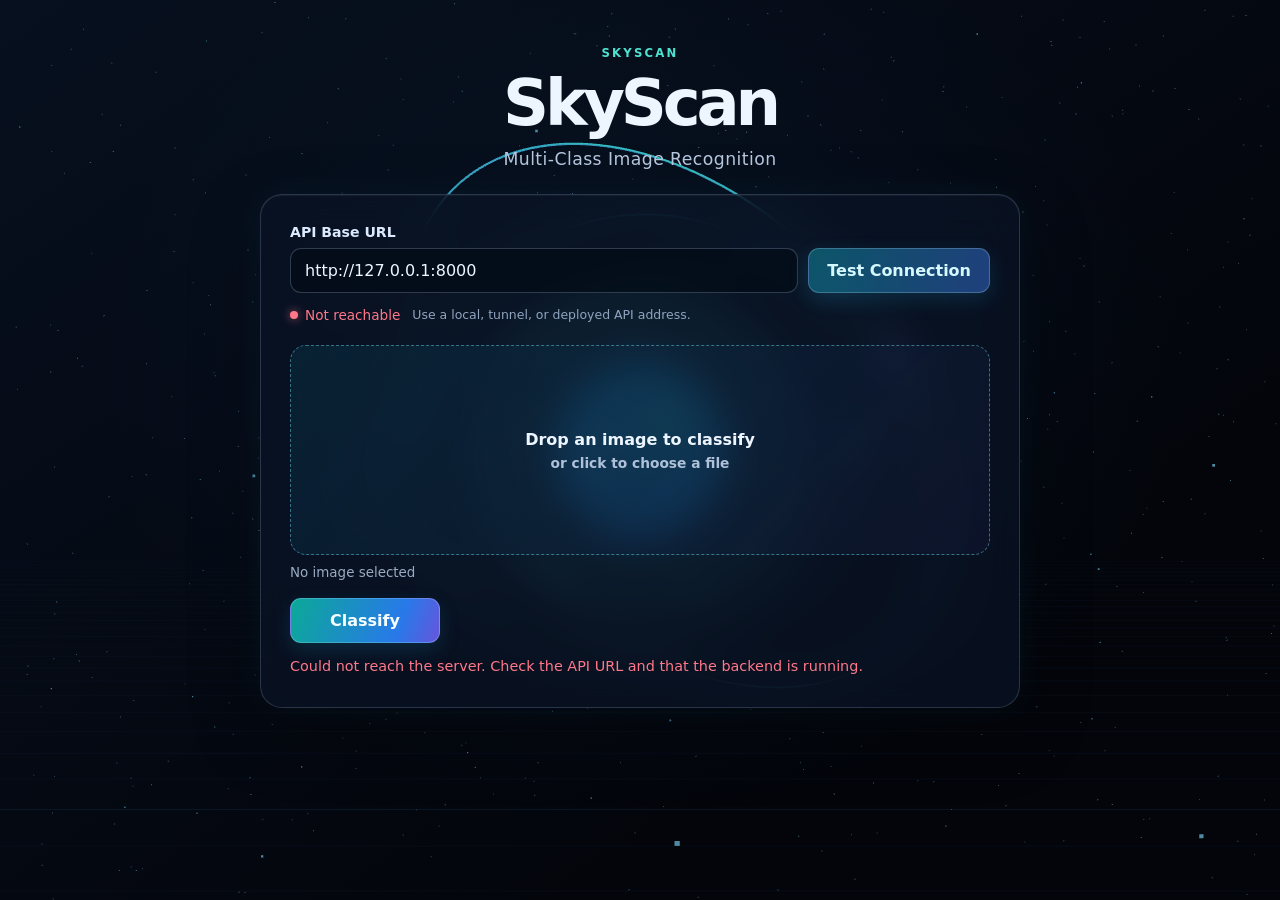
<file: Multi-classifier-app/frontend/index.html>
<!doctype html>
<html lang="en">
<head>
  <meta charset="utf-8">
  <meta name="viewport" content="width=device-width, initial-scale=1">
  <meta name="theme-color" content="#050914">
  <title>SkyScan — Multi-Class Image Recognition</title>
  <style>
    :root {
      color-scheme: dark;
      font-family: Inter, ui-sans-serif, system-ui, -apple-system, BlinkMacSystemFont, "Segoe UI", sans-serif;
      --ink: #edf5ff;
      --muted: #a4b4c9;
      --teal: #4de2d0;
      --blue: #5798ff;
      --violet: #9c7bff;
      --danger: #ff7889;
      --glass: rgba(11, 20, 38, .72);
      --line: rgba(190, 218, 255, .18);
      --shadow: 0 24px 70px rgba(0, 0, 0, .28), 0 0 35px rgba(56, 156, 210, .08);
    }
    * { box-sizing: border-box; }
    html { min-width: 360px; min-height: 100%; background: #050914; }
    body {
      position: relative;
      isolation: isolate;
      min-width: 360px;
      min-height: 100vh;
      margin: 0;
      padding: 46px 18px 62px;
      color: var(--ink);
      background: transparent;
      overflow-x: hidden;
    }

    /* Scene canvas: sits behind the interface and never intercepts input. */
    #scene-canvas {
      position: fixed;
      inset: 0;
      z-index: -1;
      width: 100%;
      height: 100%;
      pointer-events: none;
    }
    body::before {
      position: fixed;
      z-index: -2;
      inset: 0;
      background:
        radial-gradient(ellipse at 50% 40%, rgba(12, 35, 62, .32), transparent 60%),
        linear-gradient(145deg, #07101f, #03050b 72%);
      content: "";
      pointer-events: none;
    }
    main { position: relative; z-index: 1; width: min(760px, 100%); margin: 0 auto; }
    header { margin: 0 0 25px; text-align: center; }
    .eyebrow {
      margin: 0 0 10px;
      color: var(--teal);
      font-size: .73rem;
      font-weight: 800;
      letter-spacing: .19em;
      text-transform: uppercase;
    }
    h1 { margin: 0; font-size: clamp(2.35rem, 8vw, 4rem); letter-spacing: -.065em; line-height: 1.05; }
    header p:last-child { margin: 12px 0 0; color: #b7c8df; font-size: clamp(.95rem, 3vw, 1.08rem); letter-spacing: .025em; }

    /* Glass interface surfaces. */
    .card {
      margin-top: 16px;
      padding: clamp(18px, 4vw, 29px);
      border: 1px solid var(--line);
      border-radius: 22px;
      background: var(--glass);
      box-shadow: var(--shadow), inset 0 1px 0 rgba(255, 255, 255, .05);
      -webkit-backdrop-filter: blur(20px);
      backdrop-filter: blur(20px);
    }
    .classifier-card {
      transform: perspective(1000px) rotateX(var(--tilt-x, 0deg)) rotateY(var(--tilt-y, 0deg));
      transform-style: preserve-3d;
      transition: transform .24s ease-out;
      will-change: transform;
    }
    label { display: block; margin-bottom: 8px; color: #dceaff; font-size: .88rem; font-weight: 700; }
    .api-row { display: flex; gap: 10px; }
    input[type="url"] {
      width: 100%;
      min-width: 0;
      padding: 12px 14px;
      border: 1px solid rgba(181, 207, 240, .24);
      border-radius: 11px;
      color: var(--ink);
      background: rgba(3, 10, 21, .64);
      font: inherit;
    }
    input[type="url"]::placeholder { color: #8598b2; }
    input:focus-visible, button:focus-visible, .drop-zone:focus-visible, summary:focus-visible {
      outline: 3px solid rgba(77, 226, 208, .75);
      outline-offset: 3px;
    }
    button {
      min-height: 45px;
      padding: 0 18px;
      border: 1px solid rgba(194, 242, 255, .24);
      border-radius: 11px;
      color: #f5ffff;
      background: linear-gradient(110deg, #0ba997, #2879e9 72%, #6556dc);
      box-shadow: 0 7px 20px rgba(27, 154, 204, .18);
      font: inherit;
      font-weight: 760;
      cursor: pointer;
      transition: filter .18s, transform .18s, box-shadow .18s;
    }
    button:hover:not(:disabled) {
      filter: brightness(1.16);
      box-shadow: 0 9px 27px rgba(55, 169, 236, .35);
      transform: translateY(-2px);
    }
    button:active:not(:disabled) { transform: translateY(1px) scale(.99); }
    button:disabled { cursor: wait; opacity: .7; }
    .secondary {
      flex: 0 0 auto;
      color: #d6f9ff;
      background: linear-gradient(110deg, rgba(14, 111, 130, .72), rgba(39, 78, 151, .78));
    }
    .connection-row { display: flex; align-items: center; flex-wrap: wrap; gap: 12px; margin-top: 12px; }
    .badge { display: inline-flex; align-items: center; gap: 7px; color: var(--muted); font-size: .85rem; }
    .badge::before { width: 8px; height: 8px; border-radius: 50%; background: #8290a4; content: ""; }
    .badge.connected { color: #91f0ca; }
    .badge.connected::before { background: #53e59c; box-shadow: 0 0 10px rgba(83, 229, 156, .72); }
    .badge.failed { color: var(--danger); }
    .badge.failed::before { background: var(--danger); box-shadow: 0 0 10px rgba(255, 120, 137, .65); }
    .footnote { margin: 0; color: #91a4be; font-size: .78rem; line-height: 1.55; }
    .drop-zone {
      display: grid;
      min-height: 210px;
      place-items: center;
      overflow: hidden;
      margin-top: 21px;
      padding: 22px;
      border: 1px dashed rgba(102, 213, 230, .48);
      border-radius: 16px;
      background: linear-gradient(135deg, rgba(11, 49, 70, .5), rgba(20, 24, 55, .4));
      text-align: center;
      cursor: pointer;
      transition: border-color .2s, background .2s, box-shadow .2s;
    }
    .drop-zone:hover, .drop-zone.dragging {
      border-color: var(--teal);
      background: linear-gradient(135deg, rgba(12, 89, 99, .42), rgba(38, 45, 99, .42));
      box-shadow: inset 0 0 28px rgba(77, 226, 208, .08);
    }
    .drop-zone img { display: block; max-width: 100%; max-height: 280px; border-radius: 10px; object-fit: contain; }
    .drop-content { color: #afc1d9; }
    .drop-content strong { display: block; margin-bottom: 6px; color: var(--ink); font-size: 1rem; }
    .drop-content span { font-size: .86rem; }
    #file { position: absolute; width: 1px; height: 1px; overflow: hidden; clip: rect(0, 0, 0, 0); }
    .file-name { margin: 10px 0 0; color: #9aacc4; font-size: .84rem; overflow-wrap: anywhere; }
    .predict-row { display: flex; min-height: 46px; align-items: center; gap: 13px; margin-top: 17px; }
    #predict-button { min-width: 150px; }
    .spinner {
      display: none;
      width: 19px;
      height: 19px;
      border: 2px solid rgba(141, 212, 235, .3);
      border-top-color: var(--teal);
      border-radius: 50%;
      animation: spin .75s linear infinite;
    }
    .spinner.visible { display: inline-block; }
    @keyframes spin { to { transform: rotate(360deg); } }
    .request-status { color: #a8e9e5; font-size: .88rem; font-weight: 700; }
    .request-status[hidden] { display: none; }
    .message { margin: 13px 0 0; color: var(--danger); font-size: .9rem; line-height: 1.5; }
    .result-card[hidden], .message[hidden], #raw-section[hidden] { display: none; }
    .result-card { margin-top: 16px; }
    .result-heading { display: flex; justify-content: space-between; gap: 12px; align-items: start; }
    h2 { margin: 0; color: #dcecff; font-size: 1.12rem; letter-spacing: -.025em; }
    .result-name { margin: 8px 0 0; color: #fff; font-size: clamp(1.45rem, 5vw, 2rem); font-weight: 800; overflow-wrap: anywhere; }
    .confidence { flex: 0 0 auto; color: #93f6e5; font-size: 1.08rem; font-weight: 800; }
    .bar-track { height: 9px; overflow: hidden; border-radius: 99px; background: rgba(167, 193, 225, .13); }
    .bar-fill {
      height: 100%;
      border-radius: inherit;
      background: linear-gradient(90deg, #41dfc8, #478bff 60%, #9a72ff);
      box-shadow: 0 0 14px rgba(61, 190, 255, .5);
    }
    .main-bar { margin: 13px 0 23px; }
    .top-list { display: grid; gap: 15px; margin: 15px 0 0; padding: 0; list-style: none; }
    .top-item { display: grid; grid-template-columns: minmax(0, 1fr) auto; gap: 7px 12px; color: #e5efff; font-size: .88rem; }
    .top-item .bar-track { grid-column: 1 / -1; height: 7px; }
    .top-label { font-weight: 650; overflow-wrap: anywhere; }
    .top-value { color: #a5b6cd; font-variant-numeric: tabular-nums; }
    details { margin-top: 22px; border-top: 1px solid rgba(190, 218, 255, .14); padding-top: 16px; }
    summary { width: fit-content; color: #86e9e0; font-size: .88rem; font-weight: 700; cursor: pointer; }
    pre {
      max-height: 260px;
      overflow: auto;
      margin: 13px 0 0;
      padding: 14px;
      border: 1px solid rgba(176, 210, 241, .13);
      border-radius: 12px;
      color: #cee3fc;
      background: rgba(2, 8, 17, .72);
      font-size: .8rem;
      white-space: pre-wrap;
      overflow-wrap: anywhere;
    }
    @media (max-width: 540px) {
      body { padding: 29px 13px 42px; }
      .api-row { flex-direction: column; }
      .secondary { width: 100%; }
      .drop-zone { min-height: 180px; }
      .result-heading { flex-wrap: wrap; }
    }
    @media (hover: none), (prefers-reduced-motion: reduce) {
      .classifier-card { transform: none !important; transition: none; }
    }
    @media (prefers-reduced-motion: reduce) {
      *, *::before, *::after { scroll-behavior: auto !important; animation-duration: .01ms !important; }
    }
  </style>
</head>
<body>
  <canvas id="scene-canvas" aria-hidden="true"></canvas>
  <main>
    <header>
      <p class="eyebrow">SkyScan</p>
      <h1>SkyScan</h1>
      <p>Multi-Class Image Recognition</p>
    </header>

    <section class="card classifier-card" id="classifier-card" aria-label="Image classifier">
      <label for="api-url">API Base URL</label>
      <div class="api-row">
        <input id="api-url" type="url" inputmode="url" value="http://127.0.0.1:8000" autocomplete="url" aria-describedby="api-help">
        <button class="secondary" id="test-button" type="button">Test Connection</button>
      </div>
      <div class="connection-row">
        <span class="badge" id="connection-badge" role="status">Checking…</span>
        <span class="footnote" id="api-help">Use a local, tunnel, or deployed API address.</span>
      </div>

      <label class="drop-zone" id="drop-zone" for="file" tabindex="0" aria-label="Choose or drop an image to classify">
        <input id="file" type="file" accept="image/*">
        <span class="drop-content" id="drop-content">
          <strong>Drop an image to classify</strong>
          <span>or click to choose a file</span>
        </span>
      </label>
      <p class="file-name" id="file-name">No image selected</p>

      <div class="predict-row">
        <button id="predict-button" type="button">Classify</button>
        <span class="spinner" id="spinner" aria-label="Loading"></span>
        <span class="request-status" id="request-status" aria-live="polite" hidden></span>
      </div>
      <p class="message" id="error-message" role="alert" hidden></p>
    </section>

    <section class="card result-card" id="result-card" aria-live="polite" hidden>
      <div class="result-heading">
        <div>
          <h2>Best match</h2>
          <p class="result-name" id="result-name"></p>
        </div>
        <span class="confidence" id="confidence"></span>
      </div>
      <div class="bar-track main-bar" aria-hidden="true"><div class="bar-fill" id="main-bar"></div></div>
      <h2>Top predictions</h2>
      <ol class="top-list" id="top-list"></ol>
      <details id="raw-section">
        <summary>Show raw JSON</summary>
        <pre id="out"></pre>
      </details>
    </section>
  </main>

  <!-- Three.js r149 classic UMD build is bundled locally for file:// and offline use. -->
  <script src="vendor/three.min.js"></script>
  <script>
    /* 3D BACKGROUND: WebGL scene, parallax, reduced-motion and fallback handling. */
    (() => {
      const canvas = document.getElementById("scene-canvas");
      const reducedMotion = window.matchMedia("(prefers-reduced-motion: reduce)").matches;
      const touchDevice = window.matchMedia("(hover: none)").matches;
      let renderFrame = () => {};
      let updateSceneState = () => {};

      try {
        if (!window.THREE) throw new Error("Local Three.js library could not be loaded.");
        const THREE = window.THREE;
        const renderer = new THREE.WebGLRenderer({ canvas, antialias: true, alpha: true });
        renderer.setPixelRatio(Math.min(window.devicePixelRatio || 1, 2));
        renderer.setSize(window.innerWidth, window.innerHeight);
        renderer.setClearColor(0x030711, 0);

        const scene = new THREE.Scene();
        scene.fog = new THREE.FogExp2(0x050a16, 0.035);
        const camera = new THREE.PerspectiveCamera(48, window.innerWidth / window.innerHeight, 0.1, 100);
        camera.position.set(0, 0, 9);
        scene.add(new THREE.AmbientLight(0x526c9c, 1.35));
        const keyLight = new THREE.PointLight(0x43cde2, 2.4, 25);
        keyLight.position.set(3, 3, 5);
        scene.add(keyLight);
        const violetLight = new THREE.PointLight(0x704dff, 1.6, 22);
        violetLight.position.set(-4, 0, 2);
        scene.add(violetLight);

        /* Central wireframe core with a softly illuminated inner sphere. */
        const core = new THREE.Group();
        scene.add(core);
        const coreMaterial = new THREE.MeshStandardMaterial({
          color: 0x4de2d0, emissive: 0x17a99e, emissiveIntensity: 0.72,
          wireframe: true, metalness: 0.55, roughness: 0.26
        });
        const shell = new THREE.Mesh(new THREE.IcosahedronGeometry(1.45, 2), coreMaterial);
        core.add(shell);
        const innerMaterial = new THREE.MeshStandardMaterial({
          color: 0x092a43, emissive: 0x168fd2, emissiveIntensity: 1.05,
          metalness: 0.25, roughness: 0.32
        });
        const inner = new THREE.Mesh(new THREE.SphereGeometry(.78, 40, 32), innerMaterial);
        core.add(inner);
        const glowMaterial = new THREE.MeshBasicMaterial({
          color: 0x3cbbe4, transparent: true, opacity: .075, side: THREE.BackSide
        });
        core.add(new THREE.Mesh(new THREE.SphereGeometry(1.12, 32, 24), glowMaterial));

        /* Tilted orbital rings, each with a small emissive satellite. */
        const orbitRings = [];
        const orbitSpecs = [
          { radius: 2.05, tilt: [.32, .1, .2], speed: .18, color: 0x50e4d1 },
          { radius: 2.42, tilt: [1.08, .42, -.28], speed: -.12, color: 0x5798ff },
          { radius: 2.75, tilt: [.68, -.65, .48], speed: .075, color: 0x9878ff }
        ];
        for (const spec of orbitSpecs) {
          const group = new THREE.Group();
          group.rotation.set(...spec.tilt);
          const material = new THREE.MeshStandardMaterial({
            color: spec.color, emissive: spec.color, emissiveIntensity: .6,
            metalness: .35, roughness: .38, transparent: true, opacity: .72
          });
          const ring = new THREE.Mesh(new THREE.TorusGeometry(spec.radius, .009, 6, 180), material);
          group.add(ring);
          const nodeMaterial = new THREE.MeshBasicMaterial({ color: spec.color });
          const node = new THREE.Mesh(new THREE.SphereGeometry(.075, 14, 12), nodeMaterial);
          group.add(node);
          scene.add(group);
          orbitRings.push({ group, material, node, radius: spec.radius, angle: Math.random() * Math.PI * 2, speed: spec.speed });
        }

        /* Deep-space particles use a single point draw call. */
        const particleCount = 1500;
        const particlePositions = new Float32Array(particleCount * 3);
        for (let i = 0; i < particleCount; i++) {
          particlePositions[i * 3] = (Math.random() - .5) * 32;
          particlePositions[i * 3 + 1] = (Math.random() - .5) * 20;
          particlePositions[i * 3 + 2] = (Math.random() - .5) * 30 - 3;
        }
        const particleGeometry = new THREE.BufferGeometry();
        particleGeometry.setAttribute("position", new THREE.BufferAttribute(particlePositions, 3));
        const particleMaterial = new THREE.PointsMaterial({
          color: 0x72c9e8, size: .025, transparent: true, opacity: .68,
          blending: THREE.AdditiveBlending, depthWrite: false
        });
        const particles = new THREE.Points(particleGeometry, particleMaterial);
        scene.add(particles);

        /* A dim perspective grid anchors the bottom of the scene. */
        const grid = new THREE.GridHelper(40, 48, 0x185478, 0x10213e);
        grid.position.y = -3.2;
        grid.material.transparent = true;
        grid.material.opacity = .24;
        scene.add(grid);

        let targetPointerX = 0;
        let targetPointerY = 0;
        let cameraTargetX = 0;
        let cameraTargetY = 0;
        let state = "idle";
        let currentSceneColor = new THREE.Color(0x4de2d0);
        let targetSceneColor = currentSceneColor.clone();
        let ringGlow = .42;
        let targetRingGlow = .42;
        let errorUntil = 0;
        let clock = new THREE.Clock();
        let animationId = 0;

        function classColor(className) {
          const name = String(className || "").toLowerCase();
          if (/\b(plants?|flowers?|trees?|leaves|herbs?|crops?|fruits?|vegetables?)\b/.test(name)) return new THREE.Color(0x64e894);
          if (/\b(humans?|persons?|people|men|women|children|faces)\b/.test(name)) return new THREE.Color(0x5798ff);
          if (/\b(animals?|birds?|cats?|dogs?|horses?|fish|insects?|butterflies)\b/.test(name)) return new THREE.Color(0xff9a55);
          if (/\b(vehicles?|cars?|trucks?|buses|trains?|aircraft|airplanes?|boats?|motorcycles?)\b/.test(name)) return new THREE.Color(0xa477ff);
          return new THREE.Color(0x4de2d0);
        }

        updateSceneState = (nextState, className, confidence) => {
          state = nextState || "idle";
          if (state === "classifying") {
            targetRingGlow = .9;
          } else if (state === "result") {
            targetSceneColor = classColor(className);
            targetRingGlow = .22 + Math.max(0, Math.min(1, Number(confidence) || 0)) * 1.05;
          } else if (state === "error") {
            errorUntil = performance.now() + 850;
          } else if (state === "idle") {
            targetSceneColor = new THREE.Color(0x4de2d0);
            targetRingGlow = .42;
          }
          if (reducedMotion) {
            renderFrame(performance.now());
          }
        };

        renderFrame = (now) => {
          const elapsed = Math.min(clock.getDelta(), .05);
          const time = now * .001;
          currentSceneColor.lerp(targetSceneColor, .025);
          ringGlow += (targetRingGlow - ringGlow) * .04;
          const isClassifying = state === "classifying";
          const speed = reducedMotion ? 0 : (isClassifying ? 1.65 : .26);
          const pulse = isClassifying && !reducedMotion ? 1 + Math.sin(time * 5.2) * .24 : 1;
          const flashError = performance.now() < errorUntil;
          const materialColor = flashError ? new THREE.Color(0xff384f) : currentSceneColor;

          shell.rotation.x += elapsed * speed * .42;
          shell.rotation.y += elapsed * speed * .62;
          inner.rotation.y -= elapsed * speed * .28;
          core.rotation.y += elapsed * speed * .12;
          innerMaterial.emissiveIntensity = (flashError ? 2.5 : 1.05) * pulse;
          coreMaterial.emissiveIntensity = (flashError ? 2.2 : .72) * pulse;
          coreMaterial.color.copy(materialColor);
          coreMaterial.emissive.copy(materialColor);
          glowMaterial.color.copy(materialColor);
          glowMaterial.opacity = (flashError ? .2 : .075) * pulse;
          for (let i = 0; i < orbitRings.length; i++) {
            const orbit = orbitRings[i];
            orbit.group.rotation.y += elapsed * orbit.speed * (isClassifying ? 2.2 : 1);
            orbit.angle += elapsed * orbit.speed * 1.6 * (isClassifying ? 1.8 : 1);
            orbit.node.position.set(Math.cos(orbit.angle) * orbit.radius, Math.sin(orbit.angle) * orbit.radius, 0);
            orbit.material.color.copy(materialColor);
            orbit.material.emissive.copy(materialColor);
            orbit.material.emissiveIntensity = ringGlow * (flashError ? 2.5 : 1);
          }
          cameraTargetX += (targetPointerX - cameraTargetX) * .035;
          cameraTargetY += (targetPointerY - cameraTargetY) * .035;
          if (touchDevice && !reducedMotion) {
            cameraTargetX = Math.sin(time * .12) * .38;
            cameraTargetY = Math.cos(time * .1) * .18;
          }
          camera.position.x += (cameraTargetX - camera.position.x) * .035;
          camera.position.y += (-cameraTargetY - camera.position.y) * .035;
          camera.lookAt(0, 0, 0);

          const positions = particleGeometry.attributes.position.array;
          if (!reducedMotion) {
            for (let i = 2; i < positions.length; i += 3) {
              positions[i] += elapsed * .17;
              if (positions[i] > 12) positions[i] = -18;
            }
            particleGeometry.attributes.position.needsUpdate = true;
            particles.rotation.y += elapsed * .006;
          }
          renderer.render(scene, camera);
        };

        function animate(now) {
          renderFrame(now);
          animationId = window.requestAnimationFrame(animate);
        }
        function onResize() {
          camera.aspect = window.innerWidth / window.innerHeight;
          camera.updateProjectionMatrix();
          renderer.setPixelRatio(Math.min(window.devicePixelRatio || 1, 2));
          renderer.setSize(window.innerWidth, window.innerHeight);
          renderFrame(performance.now());
        }
        window.addEventListener("resize", onResize);
        document.addEventListener("visibilitychange", () => {
          if (document.hidden) {
            window.cancelAnimationFrame(animationId);
          } else if (!reducedMotion) {
            clock = new THREE.Clock();
            animationId = window.requestAnimationFrame(animate);
          }
        });
        window.addEventListener("pointermove", event => {
          if (touchDevice || reducedMotion) return;
          targetPointerX = (event.clientX / window.innerWidth - .5) * .72;
          targetPointerY = (event.clientY / window.innerHeight - .5) * .42;
        }, { passive: true });
        window.setSceneState = (sceneState, className, confidence) => updateSceneState(sceneState, className, confidence);
        renderFrame(performance.now());
        if (!reducedMotion && !document.hidden) animationId = window.requestAnimationFrame(animate);
      } catch (error) {
        canvas.style.display = "none";
        document.documentElement.classList.add("scene-fallback");
        console.warn("SkyScan 3D background is unavailable; using the CSS gradient.", error);
        window.setSceneState = () => {};
      }
    })();

    /* INTERFACE: API health, local persistence, preview, prediction and feedback. */
    const urlInput = document.getElementById("api-url");
    const fileInput = document.getElementById("file");
    const dropZone = document.getElementById("drop-zone");
    const dropContent = document.getElementById("drop-content");
    const fileName = document.getElementById("file-name");
    const predictButton = document.getElementById("predict-button");
    const errorMessage = document.getElementById("error-message");
    const connectionBadge = document.getElementById("connection-badge");
    const resultCard = document.getElementById("result-card");
    const spinner = document.getElementById("spinner");
    const requestStatus = document.getElementById("request-status");
    let previewUrl = null;
    let healthTimer = 0;
    let statusTimer = 0;
    let healthGeneration = 0;
    let predictionGeneration = 0;
    let imageGeneration = 0;

    try {
      urlInput.value = localStorage.getItem("skyScanApiUrl") || urlInput.value;
    } catch (error) {
      console.warn("SkyScan could not read the saved API URL.", error);
    }

    function getBaseUrl() {
      const value = urlInput.value.trim();
      if (!value) throw new Error("Enter an API Base URL first.");
      try {
        const parsed = new URL(value);
        if (!["http:", "https:"].includes(parsed.protocol)) throw new Error();
      } catch {
        throw new Error("Enter a valid API URL starting with http:// or https://.");
      }
      return value.replace(/\/+$/, "");
    }

    function setBadge(text, state = "") {
      connectionBadge.textContent = text;
      connectionBadge.className = `badge${state ? ` ${state}` : ""}`;
    }

    function showError(message) {
      errorMessage.textContent = message;
      errorMessage.hidden = false;
      window.setSceneState("error");
    }

    function clearError() {
      errorMessage.textContent = "";
      errorMessage.hidden = true;
    }

    function clearRequestStatus() {
      window.clearTimeout(statusTimer);
      requestStatus.textContent = "";
      requestStatus.hidden = true;
    }

    async function readResponse(response) {
      const text = await response.text();
      let data;
      try {
        data = text ? JSON.parse(text) : {};
      } catch {
        throw new Error(`Server returned an unreadable response (HTTP ${response.status}).`);
      }
      if (!response.ok) {
        const detail = data.detail || data.message || `HTTP ${response.status}`;
        throw new Error(typeof detail === "string" ? detail : JSON.stringify(detail));
      }
      return data;
    }

    async function checkConnection() {
      const checkId = ++healthGeneration;
      setBadge("Checking…");
      try {
        const response = await fetch(`${getBaseUrl()}/health`, {
          headers: { "ngrok-skip-browser-warning": "true" }
        });
        const data = await readResponse(response);
        if (checkId !== healthGeneration) return;
        const isHealthy = data.status === "ok" || data.ok === true;
        if (!isHealthy) {
          throw new Error("API health check did not report a healthy status.");
        }
        if (typeof data.model_loaded === "boolean") {
          setBadge(data.model_loaded ? "Connected · model ready" : "Connected · model missing", "connected");
        } else {
          setBadge("Connected · model status unknown", "connected");
        }
      } catch (error) {
        if (checkId !== healthGeneration) return;
        setBadge("Not reachable", "failed");
        showError(error instanceof TypeError
          ? "Could not reach the server. Check the API URL and that the backend is running."
          : error.message || "Could not reach the API.");
      }
    }

    document.getElementById("test-button").addEventListener("click", checkConnection);
    urlInput.addEventListener("input", () => {
      healthGeneration++;
      try {
        localStorage.setItem("skyScanApiUrl", urlInput.value.trim());
      } catch (error) {
        console.warn("SkyScan could not save the API URL.", error);
      }
      clearError();
      setBadge("Checking…");
      window.clearTimeout(healthTimer);
      healthTimer = window.setTimeout(checkConnection, 400);
    });

    function setFile(file) {
      if (!file) return;
      imageGeneration++;
      predictionGeneration++;
      predictButton.disabled = false;
      spinner.classList.remove("visible");
      clearRequestStatus();
      clearError();
      resultCard.hidden = true;
      window.setSceneState("idle");
      if (previewUrl) URL.revokeObjectURL(previewUrl);
      previewUrl = URL.createObjectURL(file);
      const image = document.createElement("img");
      image.src = previewUrl;
      image.alt = "Selected image preview";
      dropContent.replaceChildren(image);
      fileName.textContent = `${file.name} · ${(file.size / (1024 * 1024)).toFixed(2)} MB`;
    }

    fileInput.addEventListener("change", () => setFile(fileInput.files[0]));
    dropZone.addEventListener("keydown", event => {
      if (event.key === "Enter" || event.key === " ") {
        event.preventDefault();
        fileInput.click();
      }
    });
    for (const eventName of ["dragenter", "dragover"]) {
      dropZone.addEventListener(eventName, event => {
        event.preventDefault();
        dropZone.classList.add("dragging");
      });
    }
    for (const eventName of ["dragleave", "drop"]) {
      dropZone.addEventListener(eventName, event => {
        event.preventDefault();
        dropZone.classList.remove("dragging");
      });
    }
    dropZone.addEventListener("drop", event => {
      const file = event.dataTransfer.files[0];
      if (file) {
        const transfer = new DataTransfer();
        transfer.items.add(file);
        fileInput.files = transfer.files;
        setFile(file);
      }
    });

    function percent(value) {
      const number = Number(value);
      return Number.isFinite(number) ? Math.max(0, Math.min(100, number * 100)) : 0;
    }

    function renderResult(data) {
      if (typeof data.predicted_class !== "string" || !Array.isArray(data.top3)) {
        throw new Error("The server response did not contain a prediction and top-3 results.");
      }
      const bestPercent = percent(data.confidence);
      document.getElementById("result-name").textContent = data.predicted_class;
      document.getElementById("confidence").textContent = `${bestPercent.toFixed(1)}%`;
      document.getElementById("main-bar").style.width = `${bestPercent}%`;
      const list = document.getElementById("top-list");
      list.replaceChildren();
      data.top3.slice(0, 3).forEach(item => {
        const row = document.createElement("li");
        row.className = "top-item";
        const name = document.createElement("span");
        name.className = "top-label";
        name.textContent = item.class;
        const value = document.createElement("span");
        value.className = "top-value";
        value.textContent = `${percent(item.confidence).toFixed(1)}%`;
        const track = document.createElement("div");
        track.className = "bar-track";
        const fill = document.createElement("div");
        fill.className = "bar-fill";
        fill.style.width = `${percent(item.confidence)}%`;
        track.append(fill);
        row.append(name, value, track);
        list.append(row);
      });
      document.getElementById("out").textContent = JSON.stringify(data, null, 2);
      resultCard.hidden = false;
    }

    async function send() {
      const file = fileInput.files[0];
      clearRequestStatus();
      if (!file) {
        resultCard.hidden = true;
        showError("Choose or drop an image before classifying.");
        return;
      }
      const currentRequest = ++predictionGeneration;
      const selectedImage = imageGeneration;
      clearError();
      resultCard.hidden = true;
      predictButton.disabled = true;
      spinner.classList.add("visible");
      requestStatus.textContent = "Analyzing image…";
      requestStatus.hidden = false;
      window.setSceneState("classifying");
      let succeeded = false;
      let result;
      try {
        const form = new FormData();
        form.append("file", file);
        const response = await fetch(`${getBaseUrl()}/predict`, {
          method: "POST",
          headers: { "ngrok-skip-browser-warning": "true" },
          body: form
        });
        result = await readResponse(response);
        if (currentRequest !== predictionGeneration || selectedImage !== imageGeneration) return;
        renderResult(result);
        succeeded = true;
        window.setSceneState("result", result.predicted_class, result.confidence);
      } catch (error) {
        if (currentRequest !== predictionGeneration || selectedImage !== imageGeneration) return;
        showError(error instanceof TypeError
          ? "Could not reach the server. Check the API URL and that the backend is running."
          : error.message || "The server could not classify this image.");
      } finally {
        if (currentRequest === predictionGeneration) {
          spinner.classList.remove("visible");
          requestStatus.textContent = "";
          requestStatus.hidden = true;
          predictButton.disabled = false;
        }
      }
      if (succeeded && currentRequest === predictionGeneration && selectedImage === imageGeneration) {
        requestStatus.textContent = "Done";
        requestStatus.hidden = false;
        statusTimer = window.setTimeout(() => {
          if (currentRequest === predictionGeneration && selectedImage === imageGeneration) clearRequestStatus();
        }, 2000);
      }
    }

    predictButton.addEventListener("click", send);

    /* Optional pointer tilt is intentionally disabled for touch and reduced motion. */
    const classifierCard = document.getElementById("classifier-card");
    if (!window.matchMedia("(hover: none)").matches &&
        !window.matchMedia("(prefers-reduced-motion: reduce)").matches) {
      classifierCard.addEventListener("pointermove", event => {
        const bounds = classifierCard.getBoundingClientRect();
        const x = (event.clientX - bounds.left) / bounds.width - .5;
        const y = (event.clientY - bounds.top) / bounds.height - .5;
        classifierCard.style.setProperty("--tilt-x", `${-y * 12}deg`);
        classifierCard.style.setProperty("--tilt-y", `${x * 12}deg`);
      });
      classifierCard.addEventListener("pointerleave", () => {
        classifierCard.style.setProperty("--tilt-x", "0deg");
        classifierCard.style.setProperty("--tilt-y", "0deg");
      });
    }

    checkConnection();
  </script>
</body>
</html>
</file>
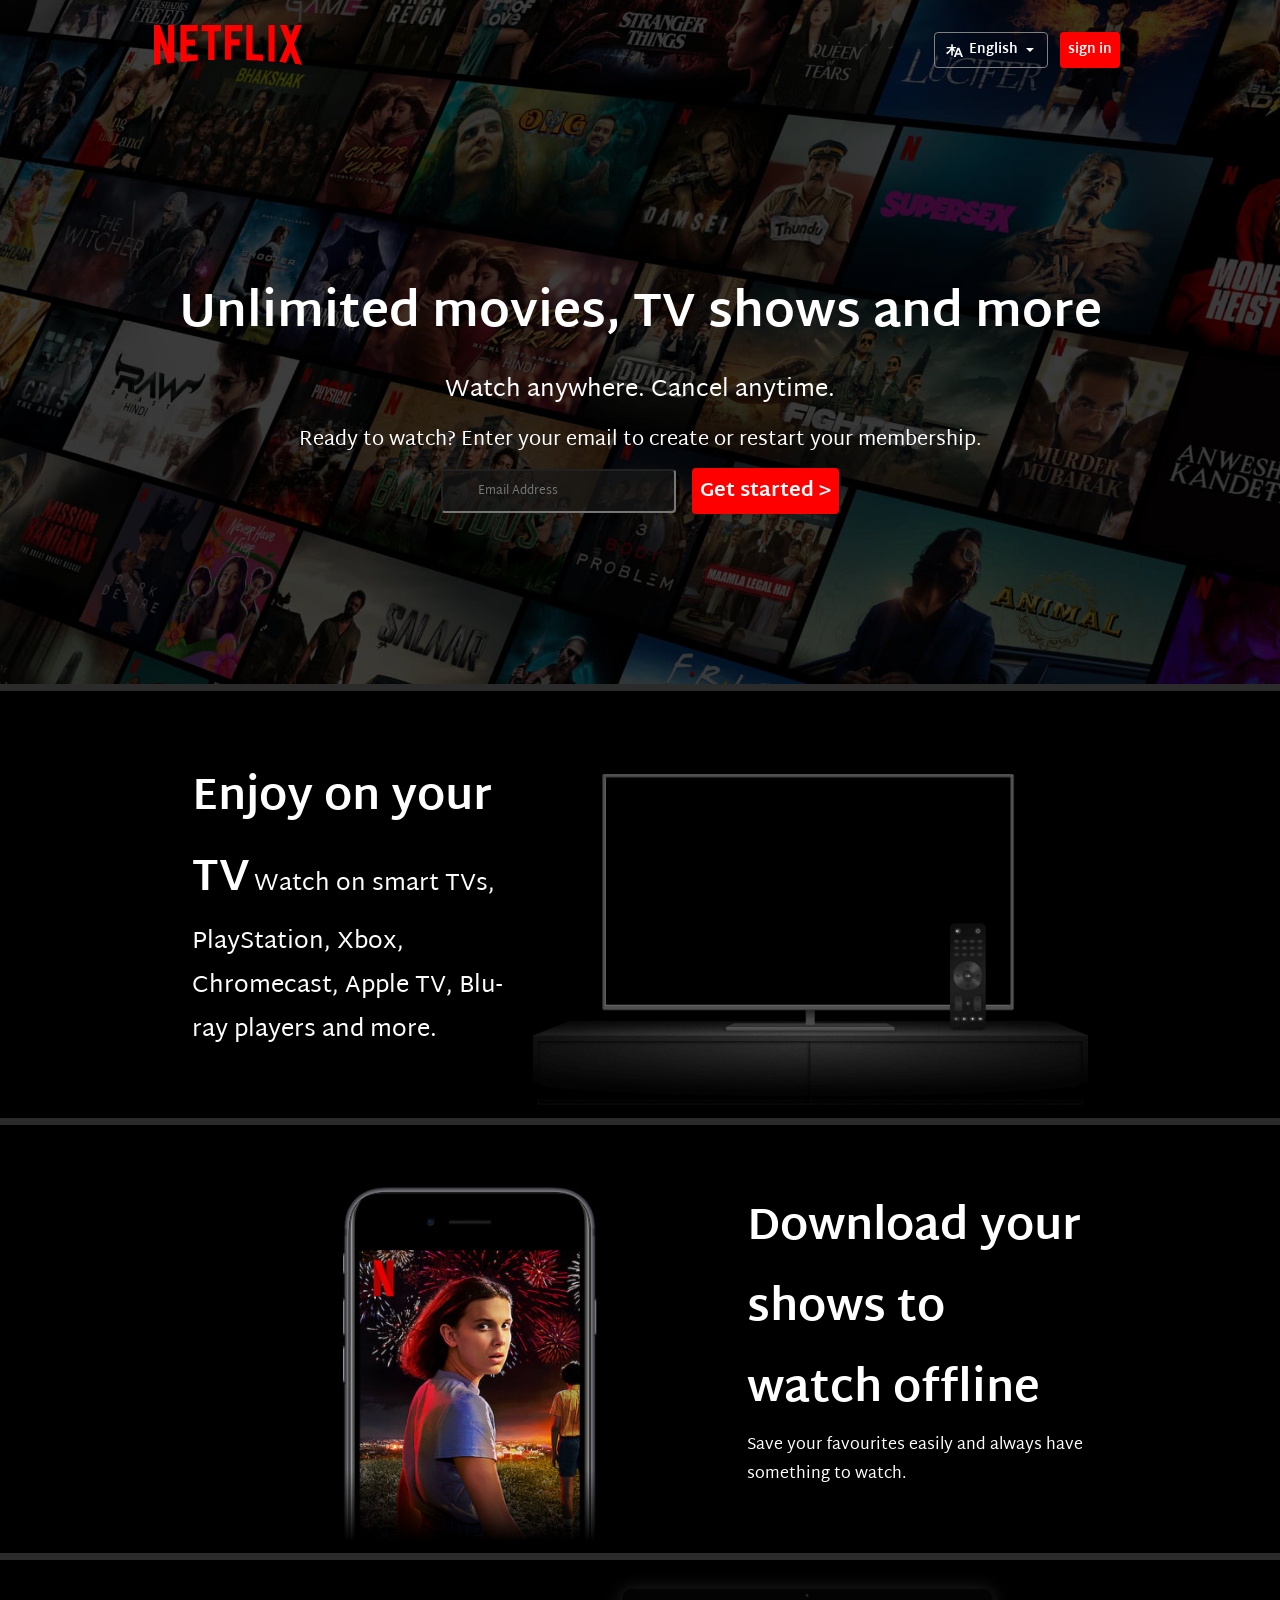
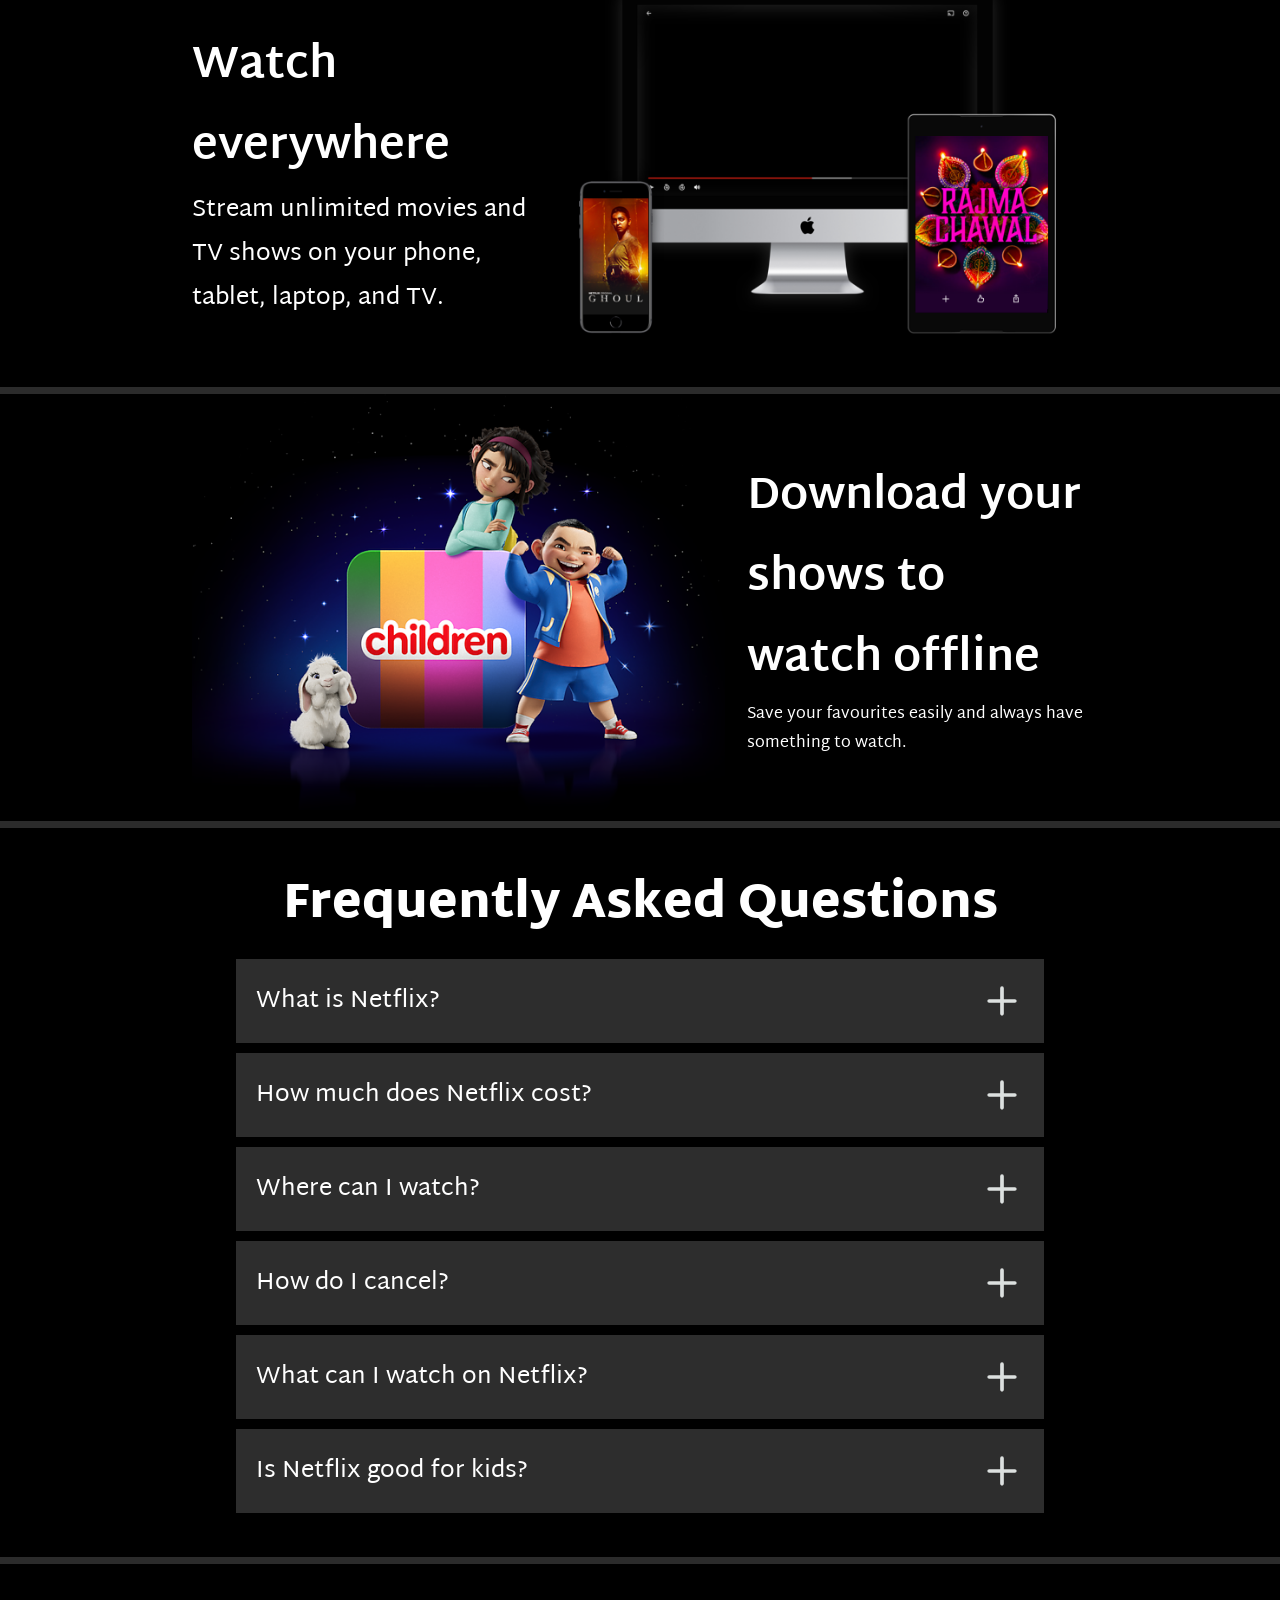
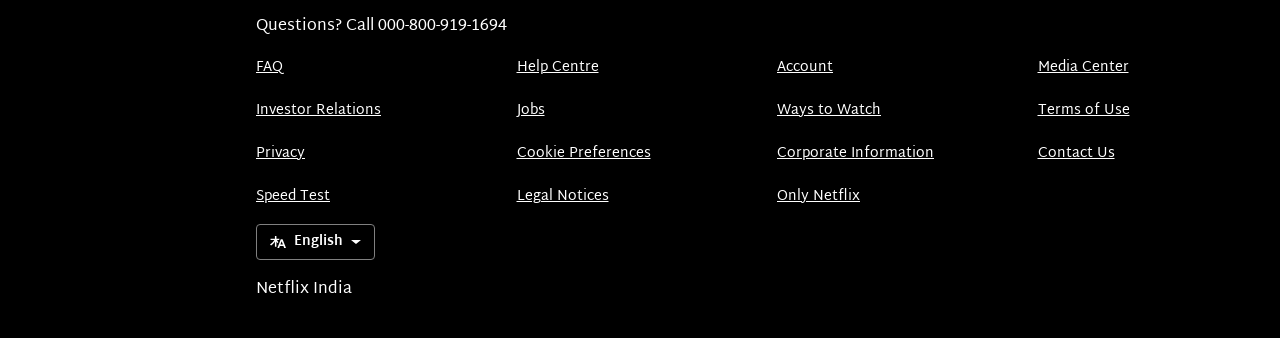
<file: Netflix clone/Netflix clone/index.html>
<!DOCTYPE html>
<html lang="en">

<head>
    <meta charset="UTF-8">
    <meta name="viewport" content="width=device-width, initial-scale=1.0">
    <title>Netflix India – Watch TV Shows Online, Watch Movies Online</title>
    <link rel="stylesheet" href="style.css">
    <link rel="icon" type="image/x-icon" href="favicon.ico">
</head>

<body>
    <div class="main">
        <nav>
            <span><img src="assest/logo.svg" alt=""></span>
            <div>
                <button class="btn eng">
                    <img src="assest/lang.svg" alt="">English
                    <img src="assest/down arrow.svg" alt=""></button>
                <button class="btn btn-red-sn">sign in</button>
            </div>
        </nav>
        <main>
            <div class="box"> </div>

            <div class="hero">
                <span> Unlimited movies, TV shows and more </span>
                <span>Watch anywhere. Cancel anytime.</span>
                <span>Ready to watch? Enter your email to create or restart your membership.</span>
                <div class="hero-button">
                    <input type="text" placeholder="Email Address">
                    <button class="btn btn-red">Get started &gt;
                    </button>
                </div>
            </div>

            <div class="sepration"></div>
            <section class="first">
                <div>
                    <span>Enjoy on your TV</span>
                    <span> Watch on smart TVs, PlayStation, Xbox, Chromecast, Apple TV, Blu-ray players and more.</span>
                </div>
                <div class="secImg">
                    <img src="assest/images/tv.png" alt="">
                    <video src="assest/videos/video1.m4v" autoplay loop muted></video>
                </div>
            </section>
            <div class="sepration"></div>
            <section class="first second">
                <div class="secImg">
                    <img src="assest/images/mobile-2.jpg" alt="">
                </div>
                <div>
                    <span>Download your shows to watch offline</span><br>
                    <span> Save your favourites easily and always have something to watch.</span>
                </div>
            </section>
            <div class="sepration"></div>
            <section class="first third">
                <div>
                    <span>Watch everywhere</span>
                    <span>Stream unlimited movies and TV shows on your phone, tablet, laptop, and TV.</span>
                </div>
                <div class="secImg">
                    <img src="assest/images/image 2.png" alt="">
                    <video src="assest/videos/video2.m4v" autoplay loop muted></video>
                </div>
            </section>
            <div class="sepration"></div>
            <section class="first fourth">
                <div class="secImg">
                    <img src="assest/images/image 3.png" alt="">
                </div>
                <div>
                    <span>Download your shows to watch offline</span><br>
                    <span> Save your favourites easily and always have something to watch.</span>
                </div>
            </section>
            <div class="sepration"></div>
            <section class="Feq">
                <h2>Frequently Asked Questions</h2>
                <div class="feqbox">
                    <span>What is Netflix?</span>
                    <img src="assest/plus.svg">
                </div>

                <div class="feqbox">
                    <span>How much does Netflix cost?</span>
                    <img src="assest/plus.svg">
                </div>

                <div class="feqbox">
                    <span>Where can I watch?</span>
                    <img src="assest/plus.svg">
                </div>

                <div class="feqbox">
                    <span>How do I cancel?</span>
                    <img src="assest/plus.svg">
                </div>

                <div class="feqbox">
                    <span>What can I watch on Netflix?</span>
                    <img src="assest/plus.svg">
                </div>

                <div class="feqbox">
                    <span>Is Netflix good for kids?</span>
                    <img src="assest/plus.svg">
                </div>

            </section>

            <div class="sepration"></div>
        </main>
        <footer>
            <div class="Questions"> Questions? Call 000-800-919-1694</div>
            <div class="footer">
                <div class="footer-items">
                    <a href="faq">FAQ</a>
                    <a href="faq">Help Centre</a>
                    <a href="faq">Account</a>
                    <a href="faq">Media Center</a>
                    <a href="faq">Investor Relations</a>
                    <a href="faq">Jobs</a>
                    <a href="faq">Ways to Watch</a>
                    <a href="faq">Terms of Use</a>
                    <a href="faq">Privacy</a>
                    <a href="faq">Cookie Preferences</a>
                    <a href="faq">Corporate Information</a>
                    <a href="faq">Contact Us</a>
                    <a href="faq">Speed Test</a>
                    <a href="faq">Legal Notices</a>
                    <a href="faq">Only Netflix</a>
                </div>
                <button class="btn eng">
                    <img src="assest/lang.svg" alt="">English
                    <img src="assest/down arrow.svg" alt=""></button>
                <div>Netflix India</div>
            </div>
        </footer>
    </div>
</body>

</html>
</file>
<file: Netflix clone/Netflix clone/style.css>
@import url('https://fonts.googleapis.com/css2?family=Martel+Sans:wght@200;300;400;600;700;800;900&display=swap');

* {
    padding: 0;
    margin: 0;
    font-family:"Martel Sans", sans-serif;
}

body {
    background-color: black;
}

.main {
    background-image: url(assest/images/IN-en-20240326-popsignuptwoweeks-perspective_alpha_website_medium.jpg);
    background-position: center center;
    background-size: max(1200px, 100vw);
    height: 76vh;
    position: relative;
}

.main .box {
    height: 76vh;
    width: 100%;
    filter: opacity(0.69);
    position: absolute;
    top: 0;
    background-color: black;
}

nav {
    max-width: 76vw;
    display: flex;
    justify-content: space-between;
    margin: auto;
    align-items: center;
    height: 100px;
}

nav img {
    color: red;
    width: 148px;
    position: relative;
    z-index: 10;

}

nav>div {
    display: flex;
}

nav button {
    position: relative;
    z-index: 10;
    margin: 6px;
    text-align: center;

    align-items: center;
    justify-content: center;

}

nav button> :nth-child(1) {
    filter: invert(1);
    width: 17px;
    padding: 0 6px;
}

nav button> :nth-child(2) {
    filter: invert(1);
    width: 8px;
    padding: 0 8px;
}

.hero {
    font-family: "Martel Sans", sans-serif;
    height: calc(76vh - 100px);
    display: flex;
    align-items: center;
    justify-content: center;
    flex-direction: column;
    color: white;
    position: relative;
    gap: 10px;
    padding: 0px 30px;
}

.hero> :first-child {
    font-weight: bold;
    font-size: 48px;
    text-align: center;
}

.hero> :nth-child(2) {
    text-align: center;
    font-size: 24px;
    font-weight: 400;

}

.hero> :nth-child(3) {
    font-size: 20px;
    font-weight: 400;
    text-align: center;

}

.sepration {
    height: 7px;
    background-color: rgb(43, 43, 43);
}

.btn {
    border: none;
    font-weight: 400;
    border-radius: 4px;
    padding: 5px 8px;
    font-weight: bold;
    color: white;
    background-color: rgba(255, 255, 255, 0);
    cursor: pointer;

}

.eng {
    border: 1px solid gray;
    padding: 5px;
    display: flex;
    align-items: center;
}

.hero-button {
    display: flex;
    align-items: center;
    justify-content: center;
    gap: 16px;
}

.main input {
    color: white;
    font-size: 12px;
    border-radius: 4px;
    padding: 9px 35px;
    background-color: rgba(23, 23, 23, 0.7);
}

.btn-red {
    font-size: 20px;
    border-radius: 4px;
    padding: 3ps 24px;
    background-color: red;
    color: white;
}

.btn-red-sn {
    background-color: red;
    color: white;
}

.first {
    display: flex;
    justify-content: center;
    max-width: 70vw;
    margin: auto;
    color: white;
    align-items: center;
}

@media screen and (max-width:1300px) {
    .first>span {
        flex-wrap: wrap;
    }
}

.secImg {
    position: relative;
}

.secImg img {
    width: 555px;
    position: relative;
    z-index: 10;
}

.secImg video {
    position: absolute;
    top: 51px;
    right: 0;
    width: 480px;
}

.section.first>div {
    display: flex;
    flex-direction: column;
    padding: 34px 0;

}

section.first>div :first-child {
    font-size: 44px;
    font-weight: bolder;

}

section.first>div :nth-child(2) {
    font-size: 24px;

}

.third>.secImg>video {
    position: absolute;
    top: 28px;
    right: 111px;
    width: 355px;
}

.Feq h2 {
    font-size: 48px;
    font-weight: 900;
    text-align: center;
}

.Feq {
    background-color: black;
    color: white;
    padding: 34px;
}

.feqbox:hover {
    transition: all 0.2s ease-out;
    background-color: #414141;
}

.feqbox img {
    filter: invert(1);
    width: 44px;
    padding: 0;
    margin: 0;
}

.feqbox {
    align-items: center;
    font-size: 24px;
    margin: 10px auto;
    justify-content: space-between;
    max-width: 60vw;
    display: flex;
    background-color: #2d2d2d;
    padding: 20px;
    cursor: pointer;
}

footer {
    color: white;
    max-width: 60vw;
    margin: auto;
    padding: 34px;
}

footer .Questions {
    padding: 14px 0;
}

.footer a {
    font-size: 14px;
    color: white;
}

.footer {
    width: 80vw;
}

.footer-items {
    display: grid;
    grid-template-columns: 1fr 1fr 1fr 1fr;
    color: white;
    gap: 18px;
    /* display: flex; */
    flex-direction: column;

}
.footer > button {
    margin: 15px 0;
}
footer button > img {
    filter: invert(1);
    padding: 0 8px;
}
@media screen and (max-width:600px) {
    .footer-items {
        display: grid;
        grid-template-columns: 1fr 1fr;
        color: white;

    }
}
</file>
